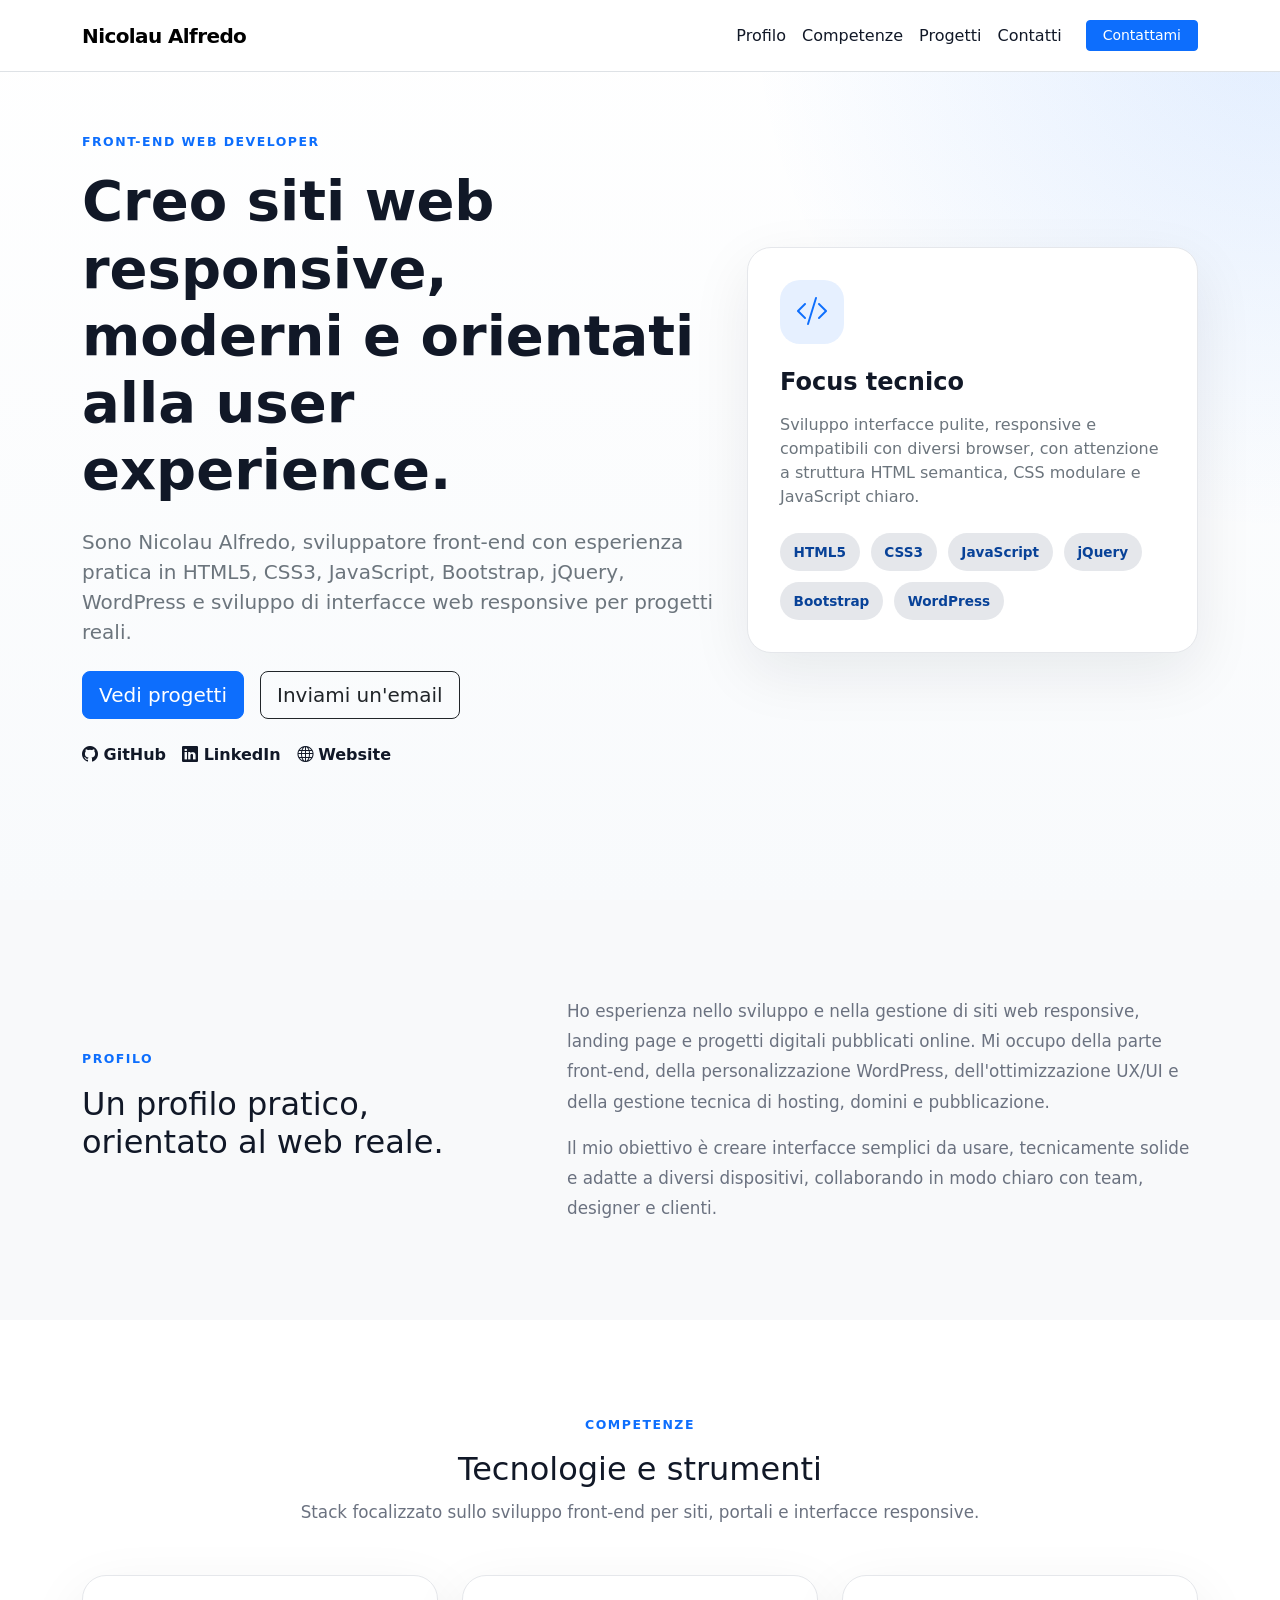
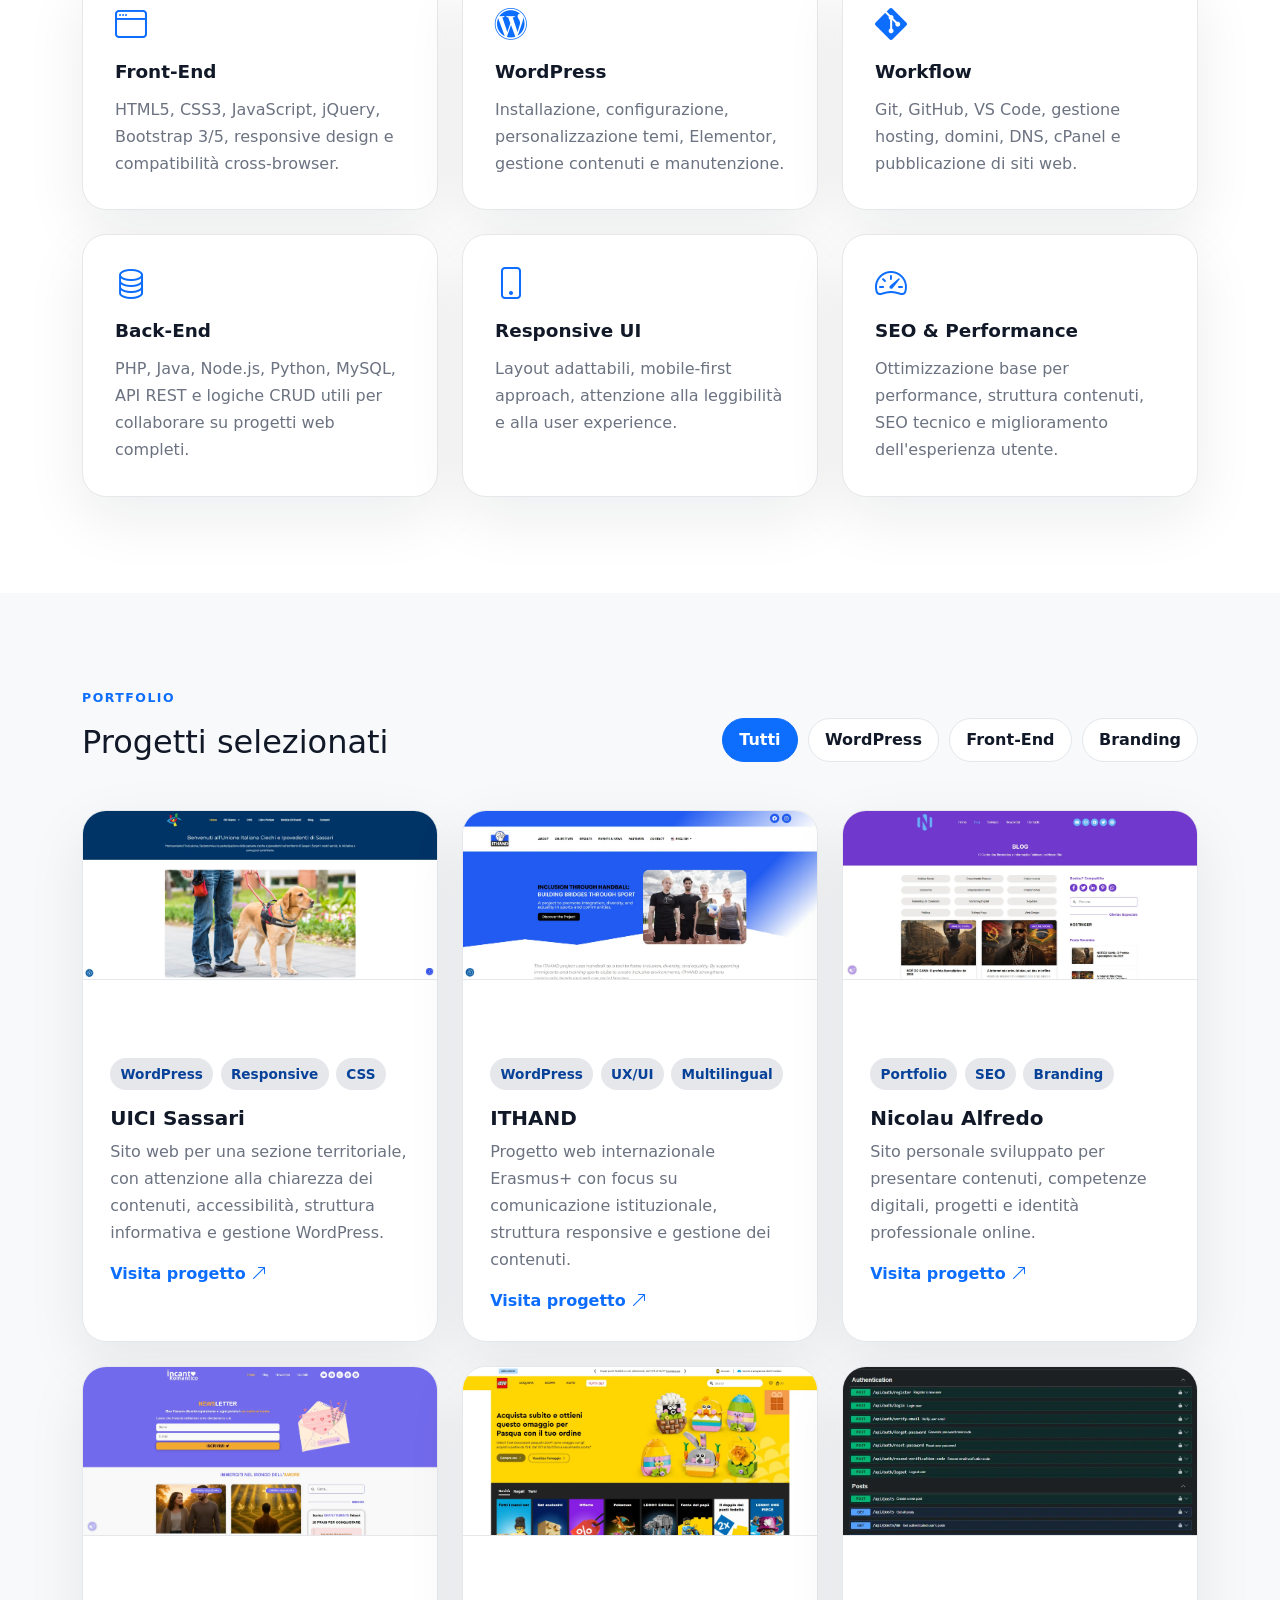
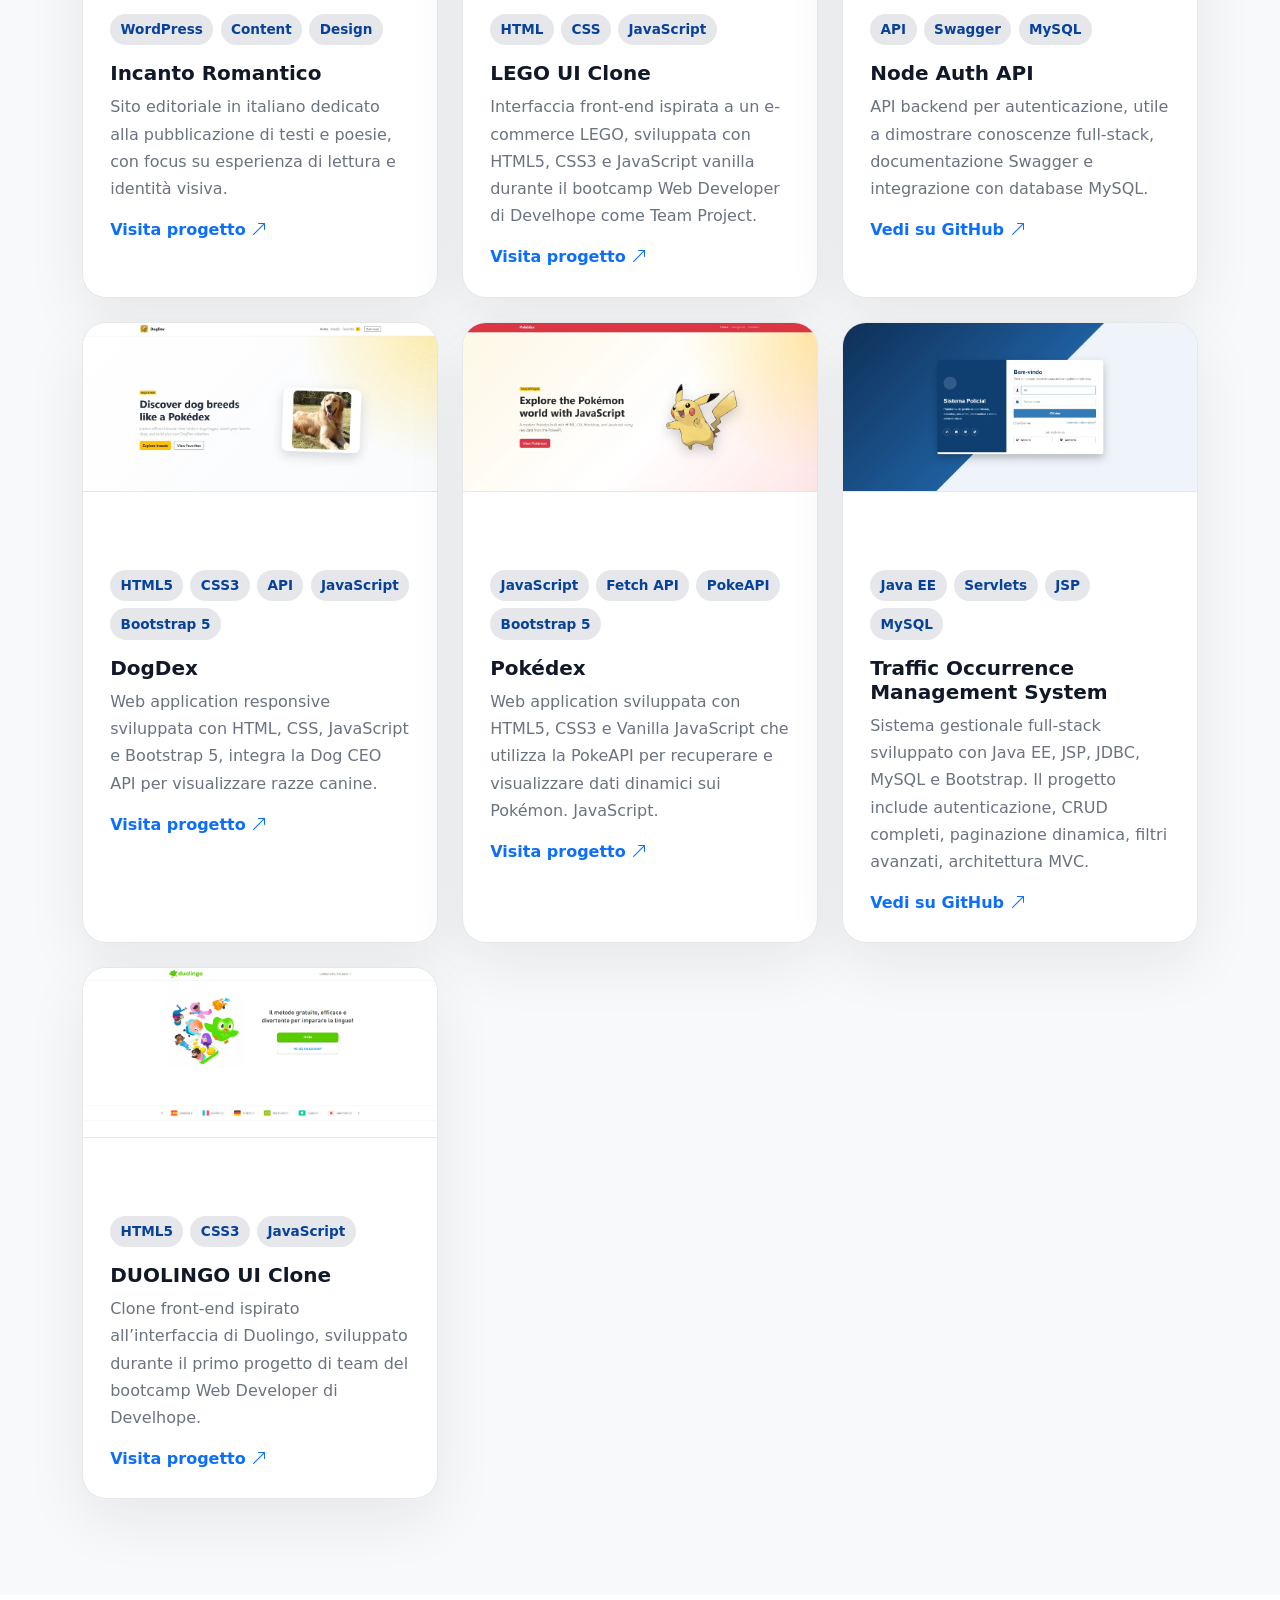
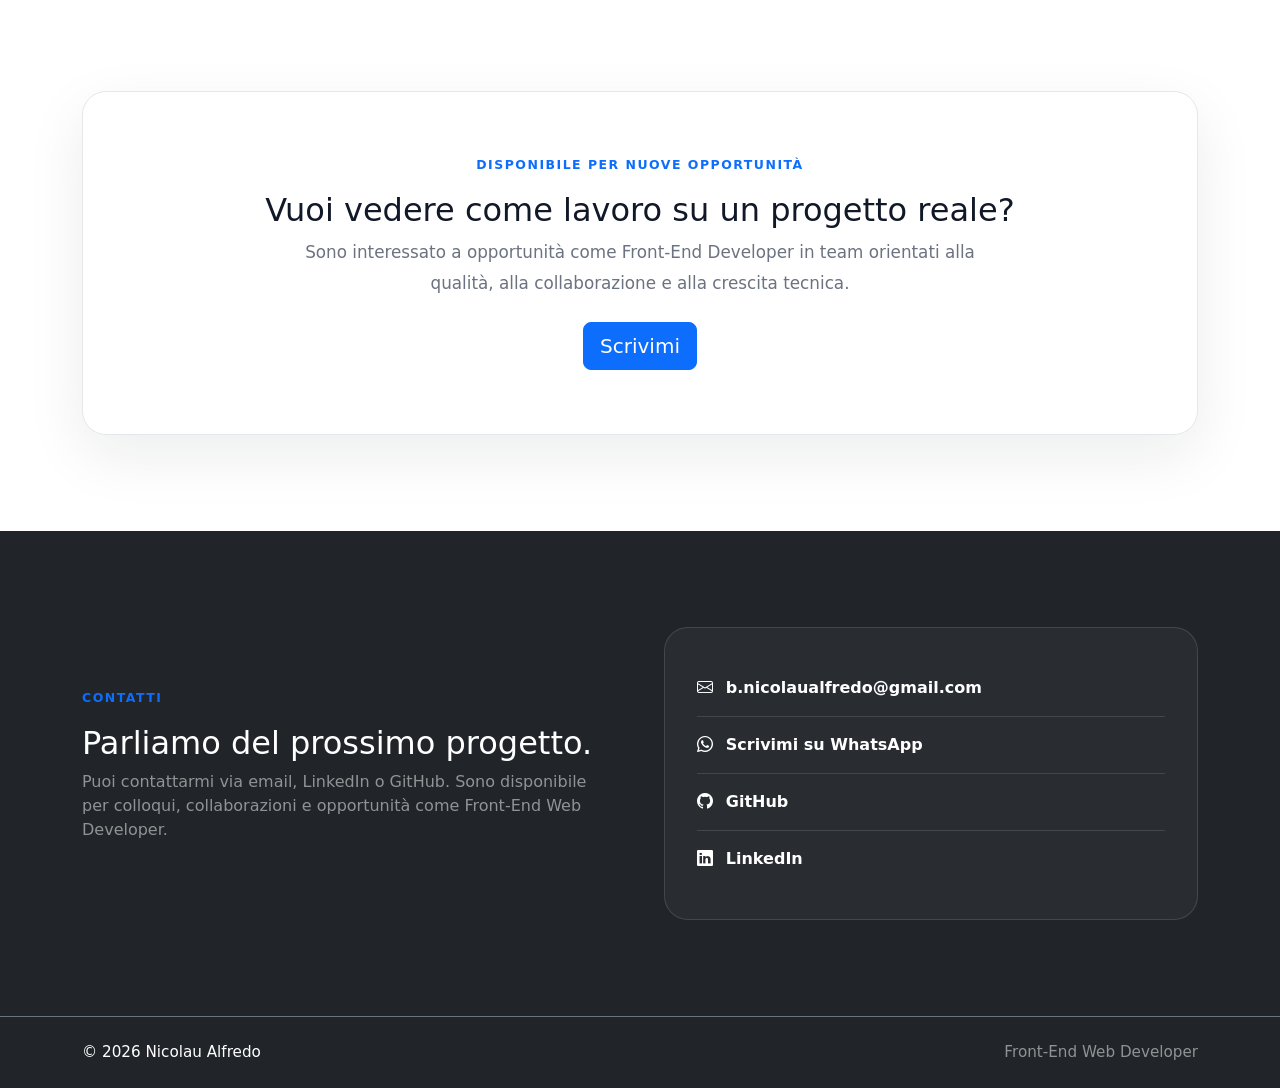
<file: index.html>
<!doctype html>
<html lang="it">
  <head>
    <meta charset="UTF-8" />
    <meta name="viewport" content="width=device-width, initial-scale=1.0" />
    <meta
      name="description"
      content="Portfolio Front-End Developer di Nicolau Alfredo Leao Benedito. Progetti web, WordPress, HTML, CSS, JavaScript, Bootstrap e responsive design."
    />
    <title>Nicolau Alfredo | Front-End Web Developer</title>

    <!-- Bootstrap 5 -->
    <link
      href="https://cdn.jsdelivr.net/npm/bootstrap@5.3.3/dist/css/bootstrap.min.css"
      rel="stylesheet"
    />

    <!-- Bootstrap Icons -->
    <link
      href="https://cdn.jsdelivr.net/npm/bootstrap-icons@1.11.3/font/bootstrap-icons.css"
      rel="stylesheet"
    />

    <!-- Custom CSS -->
    <link rel="stylesheet" href="./css/style.css" />

    <!-- Favicons -->
    <link
      rel="icon"
      type="image/x-icon"
      href="./assets/images/favicons/favicon.ico"
    />

    <link
      rel="icon"
      type="image/png"
      sizes="16x16"
      href="./assets/images/favicons/favicon-16x16.png"
    />

    <link
      rel="icon"
      type="image/png"
      sizes="32x32"
      href="./assets/images/favicons/favicon-32x32.png"
    />

    <link
      rel="apple-touch-icon"
      sizes="180x180"
      href="./assets/images/favicons/apple-touch-icon.png"
    />

    <link
      rel="icon"
      type="image/png"
      sizes="192x192"
      href="./assets/images/favicons/android-chrome-192x192.png"
    />

    <link
      rel="icon"
      type="image/png"
      sizes="512x512"
      href="./assets/images/favicons/android-chrome-512x512.png"
    />
  </head>
  <body>
    <!-- NavBar -->
    <nav
      class="navbar navbar-expand-lg navbar-light bg-white fixed-top border-bottom"
    >
      <div class="container">
        <a href="#home" class="navbar-brand fw-bold">Nicolau Alfredo</a>

        <button
          class="navbar-toggler"
          type="button"
          data-bs-toggle="collapse"
          data-bs-target="#mainNavbar"
          aria-controls="mainNavbar"
          aria-expanded="false"
          aria-label="Apri menu di navigazione"
        >
          <span class="navbar-toggler-icon"></span>
        </button>

        <div class="collapse navbar-collapse" id="mainNavbar">
          <ul class="navbar-nav ms-auto mb-2 mb-lg-0 align-items-lg-center">
            <li class="nav-item">
              <a class="nav-link" href="#about">Profilo</a>
            </li>
            <li class="nav-item">
              <a class="nav-link" href="#skills">Competenze</a>
            </li>
            <li class="nav-item">
              <a class="nav-link" href="#projects">Progetti</a>
            </li>
            <li class="nav-item">
              <a class="nav-link" href="#contact">Contatti</a>
            </li>
            <li class="nav-item ms-lg-3">
              <a class="btn btn-primary btn-sm px-3" href="#contact"
                >Contattami</a
              >
            </li>
          </ul>
        </div>
      </div>
    </nav>

    <!-- Header -->
    <header id="home" class="hero-section">
      <div class="container">
        <div class="row align-items-center min-vh-100 py-5">
          <div class="col-lg-7">
            <p class="eyebrow mb-3">Front-End Web Developer</p>

            <h1 class="display-4 fw-bold mb-4">
              Creo siti web responsive, moderni e orientati alla user
              experience.
            </h1>

            <p class="lead text-secondary mb-4">
              Sono Nicolau Alfredo, sviluppatore front-end con esperienza
              pratica in HTML5, CSS3, JavaScript, Bootstrap, jQuery, WordPress e
              sviluppo di interfacce web responsive per progetti reali.
            </p>

            <div class="d-flex flex-wrap gap-3">
              <a href="#projects" class="btn btn-primary btn-lg"
                >Vedi progetti</a
              >

              <a
                href="mailto:b.nicolaualfredo@gmail.com"
                class="btn btn-outline-dark btn-lg"
                >Inviami un'email</a
              >
            </div>

            <div class="hero-links mt-4">
              <a
                href="https://github.com/NicolauAlfredo"
                target="_blank"
                rel="noopener noreferrer"
              >
                <i class="bi bi-github"></i> GitHub</a
              >

              <a
                href="https://www.linkedin.com/in/nicolaualfredo/"
                target="_blank"
                rel="noopener noreferrer"
              >
                <i class="bi bi-linkedin"></i> LinkedIn</a
              >

              <a
                href="https://nicolaualfredo.com/"
                target="_blank"
                rel="noopener noreferrer"
              >
                <i class="bi bi-globe"></i> Website
              </a>
            </div>
          </div>

          <div class="col-lg-5 mt-5 mt-lg-0">
            <div class="hero-card">
              <div class="hero-card__icon">
                <i class="bi bi-code-slash"></i>
              </div>

              <h2 class="h4 fw-bold mb-3">Focus tecnico</h2>

              <p class="text-secondary mb-4">
                Sviluppo interfacce pulite, responsive e compatibili con diversi
                browser, con attenzione a struttura HTML semantica, CSS modulare
                e JavaScript chiaro.
              </p>

              <div class="tech-stack">
                <span>HTML5</span>
                <span>CSS3</span>
                <span>JavaScript</span>
                <span>jQuery</span>
                <span>Bootstrap</span>
                <span>WordPress</span>
              </div>
            </div>
          </div>
        </div>
      </div>
    </header>

    <main>
      <!-- Profile -->
      <section id="about" class="section-padding bg-light">
        <div class="container">
          <div class="row align-items-center g-5">
            <div class="col-lg-5">
              <p class="eyebrow">Profilo</p>
              <h2 class="section-title">
                Un profilo pratico, orientato al web reale.
              </h2>
            </div>

            <div class="col-lg-7">
              <p class="section-text">
                Ho esperienza nello sviluppo e nella gestione di siti web
                responsive, landing page e progetti digitali pubblicati online.
                Mi occupo della parte front-end, della personalizzazione
                WordPress, dell'ottimizzazione UX/UI e della gestione tecnica di
                hosting, domini e pubblicazione.
              </p>

              <p class="section-text mb-0">
                Il mio obiettivo è creare interfacce semplici da usare,
                tecnicamente solide e adatte a diversi dispositivi, collaborando
                in modo chiaro con team, designer e clienti.
              </p>
            </div>
          </div>
        </div>
      </section>

      <!-- Competenze -->
      <section id="skills" class="section-padding">
        <div class="container">
          <div class="text-center mb-5">
            <p class="eyebrow">Competenze</p>

            <h2 class="section-title">Tecnologie e strumenti</h2>

            <p class="section-subtitle mx-auto">
              Stack focalizzato sullo sviluppo front-end per siti, portali e
              interfacce responsive.
            </p>
          </div>

          <div class="row g-4">
            <div class="col-md-6 col-lg-4">
              <article class="skill-card h-100">
                <i class="bi bi-window"></i>
                <h3>Front-End</h3>

                <p>
                  HTML5, CSS3, JavaScript, jQuery, Bootstrap 3/5, responsive
                  design e compatibilità cross-browser.
                </p>
              </article>
            </div>

            <div class="col-md-6 col-lg-4">
              <article class="skill-card h-100">
                <i class="bi bi-wordpress"></i>

                <h3>WordPress</h3>

                <p>
                  Installazione, configurazione, personalizzazione temi,
                  Elementor, gestione contenuti e manutenzione.
                </p>
              </article>
            </div>

            <div class="col-md-6 col-lg-4">
              <article class="skill-card h-100">
                <i class="bi bi-git"></i>

                <h3>Workflow</h3>

                <p>
                  Git, GitHub, VS Code, gestione hosting, domini, DNS, cPanel e
                  pubblicazione di siti web.
                </p>
              </article>
            </div>

            <div class="col-md-6 col-lg-4">
              <article class="skill-card h-100">
                <i class="bi bi-database"></i>

                <h3>Back-End</h3>

                <p>
                  PHP, Java, Node.js, Python, MySQL, API REST e logiche CRUD
                  utili per collaborare su progetti web completi.
                </p>
              </article>
            </div>

            <div class="col-md-6 col-lg-4">
              <article class="skill-card h-100">
                <i class="bi bi-phone"></i>

                <h3>Responsive UI</h3>

                <p>
                  Layout adattabili, mobile-first approach, attenzione alla
                  leggibilità e alla user experience.
                </p>
              </article>
            </div>

            <div class="col-md-6 col-lg-4">
              <article class="skill-card h-100">
                <i class="bi bi-speedometer2"></i>

                <h3>SEO & Performance</h3>

                <p>
                  Ottimizzazione base per performance, struttura contenuti, SEO
                  tecnico e miglioramento dell'esperienza utente.
                </p>
              </article>
            </div>
          </div>
        </div>
      </section>

      <!-- Portfolio -->
      <section id="projects" class="section-padding bg-light">
        <div class="container">
          <div
            class="d-flex flex-column flex-lg-row justify-content-between align-items-lg-end gap-3 mb-5"
          >
            <div>
              <p class="eyebrow">Portfolio</p>
              <h2 class="section-title mb-0">Progetti selezionati</h2>
            </div>

            <div class="project-filters" aria-label="Filtra progetti">
              <button class="filter-btn active" data-filter="all">Tutti</button>
              <button class="filter-btn" data-filter="wordpress">
                WordPress
              </button>
              <button class="filter-btn" data-filter="frontend">
                Front-End
              </button>
              <button class="filter-btn" data-filter="branding">
                Branding
              </button>
            </div>
          </div>

          <div class="row g-4" id="projectsGrid">
            <div
              class="col-md-6 col-xl-4 project-item"
              data-category="wordpress frontend"
            >
              <article class="project-card h-100">
                <div class="project-card__image">
                  <img
                    src="./assets/images/projects/uici-sassari.webp"
                    alt="UICI Sassari project preview"
                    class="img-fluid"
                    loading="lazy"
                  />
                </div>
                <div class="project-card__content">
                  <div class="project-tags">
                    <span>WordPress</span>
                    <span>Responsive</span>
                    <span>CSS</span>
                  </div>
                  <h3>UICI Sassari</h3>
                  <p>
                    Sito web per una sezione territoriale, con attenzione alla
                    chiarezza dei contenuti, accessibilità, struttura
                    informativa e gestione WordPress.
                  </p>
                  <a
                    href="https://uicisassari.it/"
                    target="_blank"
                    rel="noopener noreferrer"
                    class="project-link"
                  >
                    Visita progetto <i class="bi bi-arrow-up-right"></i>
                  </a>
                </div>
              </article>
            </div>

            <div
              class="col-md-6 col-xl-4 project-item"
              data-category="wordpress frontend"
            >
              <article class="project-card h-100">
                <div class="project-card__image">
                  <img
                    src="./assets/images/projects/ithand.webp"
                    alt="ITHAND project preview"
                    class="img-fluid"
                    loading="lazy"
                  />
                </div>
                <div class="project-card__content">
                  <div class="project-tags">
                    <span>WordPress</span>
                    <span>UX/UI</span>
                    <span>Multilingual</span>
                  </div>
                  <h3>ITHAND</h3>
                  <p>
                    Progetto web internazionale Erasmus+ con focus su
                    comunicazione istituzionale, struttura responsive e gestione
                    dei contenuti.
                  </p>
                  <a
                    href="https://ithand.eu/"
                    target="_blank"
                    rel="noopener noreferrer"
                    class="project-link"
                  >
                    Visita progetto <i class="bi bi-arrow-up-right"></i>
                  </a>
                </div>
              </article>
            </div>

            <div
              class="col-md-6 col-xl-4 project-item"
              data-category="wordpress branding frontend"
            >
              <article class="project-card h-100">
                <div class="project-card__image">
                  <img
                    src="./assets/images/projects/nicolau-alfredo.webp"
                    alt="Nicolau Alfredo project preview"
                    class="img-fluid"
                    loading="lazy"
                  />
                </div>
                <div class="project-card__content">
                  <div class="project-tags">
                    <span>Portfolio</span>
                    <span>SEO</span>
                    <span>Branding</span>
                  </div>
                  <h3>Nicolau Alfredo</h3>
                  <p>
                    Sito personale sviluppato per presentare contenuti,
                    competenze digitali, progetti e identità professionale
                    online.
                  </p>
                  <a
                    href="https://nicolaualfredo.com/"
                    target="_blank"
                    rel="noopener noreferrer"
                    class="project-link"
                  >
                    Visita progetto <i class="bi bi-arrow-up-right"></i>
                  </a>
                </div>
              </article>
            </div>

            <div
              class="col-md-6 col-xl-4 project-item"
              data-category="wordpress branding"
            >
              <article class="project-card h-100">
                <div class="project-card__image">
                  <img
                    src="./assets/images/projects/incanto-romantico.webp"
                    alt="Incanto Romantico project preview"
                    class="img-fluid"
                    loading="lazy"
                  />
                </div>
                <div class="project-card__content">
                  <div class="project-tags">
                    <span>WordPress</span>
                    <span>Content</span>
                    <span>Design</span>
                  </div>
                  <h3>Incanto Romantico</h3>
                  <p>
                    Sito editoriale in italiano dedicato alla pubblicazione di
                    testi e poesie, con focus su esperienza di lettura e
                    identità visiva.
                  </p>
                  <a
                    href="https://incantoromantico.com/"
                    target="_blank"
                    rel="noopener noreferrer"
                    class="project-link"
                  >
                    Visita progetto <i class="bi bi-arrow-up-right"></i>
                  </a>
                </div>
              </article>
            </div>

            <div
              class="col-md-6 col-xl-4 project-item"
              data-category="frontend"
            >
              <article class="project-card h-100">
                <div class="project-card__image">
                  <img
                    src="./assets/images/projects/lego-clone.webp"
                    alt="LEGO UI Clone project preview"
                    class="img-fluid"
                    loading="lazy"
                  />
                </div>
                <div class="project-card__content">
                  <div class="project-tags">
                    <span>HTML</span>
                    <span>CSS</span>
                    <span>JavaScript</span>
                  </div>
                  <h3>LEGO UI Clone</h3>
                  <p>
                    Interfaccia front-end ispirata a un e-commerce LEGO,
                    sviluppata con HTML5, CSS3 e JavaScript vanilla durante il
                    bootcamp Web Developer di Develhope come Team Project.
                  </p>
                  <a
                    href="https://nicolaualfredo.github.io/lego-clone/"
                    target="_blank"
                    rel="noopener noreferrer"
                    class="project-link"
                  >
                    Visita progetto <i class="bi bi-arrow-up-right"></i>
                  </a>
                </div>
              </article>
            </div>

            <div
              class="col-md-6 col-xl-4 project-item"
              data-category="frontend"
            >
              <article class="project-card h-100">
                <div class="project-card__image">
                  <img
                    src="./assets/images/projects/node-auth-api.webp"
                    alt="Node Auth API project preview"
                    class="img-fluid"
                    loading="lazy"
                  />
                </div>
                <div class="project-card__content">
                  <div class="project-tags">
                    <span>API</span>
                    <span>Swagger</span>
                    <span>MySQL</span>
                  </div>
                  <h3>Node Auth API</h3>
                  <p>
                    API backend per autenticazione, utile a dimostrare
                    conoscenze full-stack, documentazione Swagger e integrazione
                    con database MySQL.
                  </p>
                  <a
                    href="https://github.com/NicolauAlfredo/node-auth-api"
                    target="_blank"
                    rel="noopener noreferrer"
                    class="project-link"
                  >
                    Vedi su GitHub <i class="bi bi-arrow-up-right"></i>
                  </a>
                </div>
              </article>
            </div>

            <div
              class="col-md-6 col-xl-4 project-item"
              data-category="frontend"
            >
              <article class="project-card h-100">
                <div class="project-card__image">
                  <img
                    src="./assets/images/projects/dog-dex.webp"
                    alt="DogDex project preview"
                    class="img-fluid"
                    loading="lazy"
                  />
                </div>
                <div class="project-card__content">
                  <div class="project-tags">
                    <span>HTML5</span>
                    <span>CSS3</span>
                    <span>API</span>
                    <span>JavaScript</span>
                    <span>Bootstrap 5</span>
                  </div>
                  <h3>DogDex</h3>
                  <p>
                    Web application responsive sviluppata con HTML, CSS,
                    JavaScript e Bootstrap 5, integra la Dog CEO API per
                    visualizzare razze canine.
                  </p>
                  <a
                    href="https://nicolaualfredo.github.io/dogdex/"
                    target="_blank"
                    rel="noopener noreferrer"
                    class="project-link"
                  >
                    Visita progetto <i class="bi bi-arrow-up-right"></i>
                  </a>
                </div>
              </article>
            </div>

            <div
              class="col-md-6 col-xl-4 project-item"
              data-category="frontend"
            >
              <article class="project-card h-100">
                <div class="project-card__image">
                  <img
                    src="./assets/images/projects/poke-dex.webp"
                    alt="Pokedex project preview"
                    class="img-fluid"
                    loading="lazy"
                  />
                </div>
                <div class="project-card__content">
                  <div class="project-tags">
                    <span>JavaScript</span>
                    <span>Fetch API</span>
                    <span>PokeAPI</span>
                    <span>Bootstrap 5</span>
                  </div>

                  <h3>Pokédex</h3>
                  <p>
                    Web application sviluppata con HTML5, CSS3 e Vanilla
                    JavaScript che utilizza la PokeAPI per recuperare e
                    visualizzare dati dinamici sui Pokémon. JavaScript.
                  </p>
                  <a
                    href="https://nicolaualfredo.github.io/Pokedex/"
                    target="_blank"
                    rel="noopener noreferrer"
                    class="project-link"
                  >
                    Visita progetto <i class="bi bi-arrow-up-right"></i>
                  </a>
                </div>
              </article>
            </div>

            <div
              class="col-md-6 col-xl-4 project-item"
              data-category="frontend"
            >
              <article class="project-card h-100">
                <div class="project-card__image">
                  <img
                    src="./assets/images/projects/gestao-ocorrencias.webp"
                    alt="Traffic Occurrence Management System project preview"
                    class="img-fluid"
                    loading="lazy"
                  />
                </div>
                <div class="project-card__content">
                  <div class="project-tags">
                    <span>Java EE</span>
                    <span>Servlets</span>
                    <span>JSP</span>
                    <span>MySQL</span>
                  </div>

                  <h3>Traffic Occurrence Management System</h3>
                  <p>
                    Sistema gestionale full-stack sviluppato con Java EE, JSP,
                    JDBC, MySQL e Bootstrap. Il progetto include autenticazione,
                    CRUD completi, paginazione dinamica, filtri avanzati,
                    architettura MVC.
                  </p>
                  <a
                    href="https://github.com/NicolauAlfredo/GestaoOcorrencias"
                    target="_blank"
                    rel="noopener noreferrer"
                    class="project-link"
                  >
                    Vedi su GitHub <i class="bi bi-arrow-up-right"></i>
                  </a>
                </div>
              </article>
            </div>

            <div
              class="col-md-6 col-xl-4 project-item"
              data-category="frontend"
            >
              <article class="project-card h-100">
                <div class="project-card__image">
                  <img
                    src="./assets/images/projects/duolingo-clone.webp"
                    alt="Traffic Occurrence Management System project preview"
                    class="img-fluid"
                    loading="lazy"
                  />
                </div>
                <div class="project-card__content">
                  <div class="project-tags">
                    <span>HTML5</span>
                    <span>CSS3</span>
                    <span>JavaScript</span>
                  </div>

                  <h3>DUOLINGO UI Clone</h3>
                  <p>
                    Clone front-end ispirato all’interfaccia di Duolingo,
                    sviluppato durante il primo progetto di team del bootcamp
                    Web Developer di Develhope.
                  </p>
                  <a
                    href="https://fidelevaristo.github.io/duolingo-clone/"
                    target="_blank"
                    rel="noopener noreferrer"
                    class="project-link"
                  >
                    Visita progetto <i class="bi bi-arrow-up-right"></i>
                  </a>
                </div>
              </article>
            </div>
          </div>
        </div>
      </section>

      <!-- Disponibile per nuove opportunità -->
      <section class="section-padding">
        <div class="container">
          <div class="cta-box text-center">
            <p class="eyebrow">Disponibile per nuove opportunità</p>
            <h2 class="section-title">
              Vuoi vedere come lavoro su un progetto reale?
            </h2>
            <p class="section-subtitle mx-auto mb-4">
              Sono interessato a opportunità come Front-End Developer in team
              orientati alla qualità, alla collaborazione e alla crescita
              tecnica.
            </p>
            <a
              href="mailto:b.nicolaualfredo@gmail.com"
              class="btn btn-primary btn-lg"
            >
              Scrivimi
            </a>
          </div>
        </div>
      </section>

      <!-- Contatti -->
      <section id="contact" class="section-padding bg-dark text-white">
        <div class="container">
          <div class="row g-5 align-items-center">
            <div class="col-lg-6">
              <p class="eyebrow text-primary">Contatti</p>
              <h2 class="section-title text-white">
                Parliamo del prossimo progetto.
              </h2>
              <p class="text-white-50">
                Puoi contattarmi via email, LinkedIn o GitHub. Sono disponibile
                per colloqui, collaborazioni e opportunità come Front-End Web
                Developer.
              </p>
            </div>

            <div class="col-lg-6">
              <div class="contact-card">
                <a href="mailto:b.nicolaualfredo@gmail.com">
                  <i class="bi bi-envelope"></i>
                  b.nicolaualfredo@gmail.com
                </a>
                <a
                  href="https://wa.me/393519159138?text=Ciao%20Nicolau%2C%20ho%20visto%20il%20tuo%20portfolio%20e%20vorrei%20contattarti."
                  target="_blank"
                  rel="noopener noreferrer"
                >
                  <i class="bi bi-whatsapp"></i>
                  Scrivimi su WhatsApp
                </a>
                <a
                  href="https://github.com/NicolauAlfredo"
                  target="_blank"
                  rel="noopener noreferrer"
                >
                  <i class="bi bi-github"></i>
                  GitHub
                </a>
                <a
                  href="https://www.linkedin.com/in/nicolaualfredo/"
                  target="_blank"
                  rel="noopener noreferrer"
                >
                  <i class="bi bi-linkedin"></i>
                  LinkedIn
                </a>
              </div>
            </div>
          </div>
        </div>
      </section>
    </main>

    <!-- Footer -->
    <footer class="footer py-4 bg-dark text-white border-top border-secondary">
      <div
        class="container d-flex flex-column flex-md-row justify-content-between gap-3"
      >
        <p class="mb-0">© <span id="currentYear"></span> Nicolau Alfredo</p>
        <p class="mb-0 text-white-50">Front-End Web Developer</p>
      </div>
    </footer>

    <button class="back-to-top" id="backToTop" aria-label="Torna all'inizio">
      <i class="bi bi-arrow-up"></i>
    </button>

    <script src="https://cdn.jsdelivr.net/npm/bootstrap@5.3.3/dist/js/bootstrap.bundle.min.js"></script>
    <script src="./js/script.js"></script>
  </body>
</html>
</file>
<file: css/style.css>
:root {
  --color-primary: #0d6efd;
  --color-primary-dark: #084298;
  --color-dark: #111827;
  --color-muted: #6b7280;
  --color-light: #f8fafc;
  --color-border: #e5e7eb;
  --color-white: #ffffff;
  --shadow-soft: 0 20px 60px rgba(15, 23, 42, 0.08);
  --radius-lg: 24px;
  --radius-md: 16px;
}

html {
  scroll-behavior: smooth;
  scroll-padding-top: 80px;
}

body {
  font-family:
    system-ui,
    -apple-system,
    BlinkMacSystemFont,
    "Segoe UI",
    sans-serif;
  color: var(--color-dark);
  background: var(--color-white);
}

a {
  text-decoration: none;
}

/* NavBar */
.navbar {
  min-height: 72px;
}

.navbar-brand {
  letter-spacing: -0.03em;
}

.nav-link {
  font-weight: 500;
  color: var(--color-dark);
  transition: color 0.2s ease;
}

.nav-link:hover,
.nav-link:focus {
  color: var(--color-primary);
}

/* Hero Section */
.hero-section {
  background:
    radial-gradient(
      circle at top right,
      rgba(13, 110, 253, 0.12),
      transparent 34%
    ),
    linear-gradient(180deg, #ffffff 0%, #f8fafc 100%);
}

.eyebrow {
  font-size: 0.78rem;
  font-weight: 800;
  letter-spacing: 0.12em;
  text-transform: uppercase;
  color: var(--color-primary);
}

.hero-card,
.skill-card,
.project-card,
.cta-box,
.contact-card {
  border: 1px solid var(--color-border);
  border-radius: var(--radius-lg);
  background: var(--color-white);
  box-shadow: var(--shadow-soft);
}

.hero-card {
  padding: 2rem;
}

.hero-card__icon {
  width: 64px;
  height: 64px;
  display: grid;
  place-items: center;
  border-radius: 20px;
  background: rgba(13, 110, 253, 0.1);
  color: var(--color-primary);
  font-size: 2rem;
  margin-bottom: 1.5rem;
}

.tech-stack {
  display: flex;
  flex-wrap: wrap;
  gap: 0.7rem;
}

.tech-stack span,
.project-tags span {
  display: inline-flex;
  align-items: center;
  border-radius: 999px;
  background: #e5e7eb;
  color: var(--color-primary-dark);
  font-size: 0.85rem;
  font-weight: 700;
}

.tech-stack span {
  padding: 0.55rem 0.85rem;
}

.hero-links {
  display: flex;
  flex-wrap: wrap;
  gap: 1rem;
}

.hero-links a {
  color: var(--color-dark);
  font-weight: 700;
}

.hero-links a:hover {
  color: var(--color-primary);
}

/* Profile */

.section-padding {
  padding: 6rem 0;
}

.section-tile {
  font-weight: 800;
  letter-spacing: -0.04em;
}

.section-subtitle,
.section-text {
  max-width: 720px;
  color: var(--color-muted);
  font-size: 1.05rem;
  line-height: 1.8;
}

/* Competenze */

.skill-card {
  padding: 2rem;
  transition:
    transform 180ms ease,
    box-shadow 180ms ease;
}

.skill-card:hover {
  transform: translateY(-6px);
}

.skill-card i {
  display: inline-flex;
  margin-bottom: 1.3rem;
  font-size: 2rem;
  color: var(--color-primary);
}

.skill-card h3 {
  font-size: 1.15rem;
  font-weight: 800;
  margin-bottom: 0.8rem;
}

.skill-card p {
  color: var(--color-muted);
  line-height: 1.7;
  margin-bottom: 0;
}

/* Portfolio */
.project-filters {
  display: flex;
  flex-wrap: wrap;
  gap: 0.65rem;
}

.filter-btn {
  border: 1px solid var(--color-border);
  background: var(--color-white);
  color: var(--color-dark);
  border-radius: 999px;
  padding: 0.55rem 1rem;
  font-weight: 700;
  transition: all 180ms ease;
}

.filter-btn:hover,
.filter-btn.active {
  border-color: var(--color-primary);
  background: var(--color-primary);
  color: var(--color-white);
}

.project-card {
  overflow: hidden;
  transition:
    transform 180ms ease,
    box-shadow 180ms ease;
}

.project-card:hover {
  transform: translateY(-6px);
}

.project-card__image {
  overflow: hidden;
  min-height: 220px;
}

.project-card__image img {
  width: 100%;
  aspect-ratio: 1904 / 910;
  object-fit: cover;
  display: block;
  transition:
    transform 220ms ease,
    filter 220ms ease;
  border-bottom: 1px solid var(--color-border);
}

.project-card:hover .project-card__image img {
  transform: scale(1.03);
}

.project-card__content {
  padding: 1.7rem;
}

.project-tags {
  display: flex;
  flex-wrap: wrap;
  gap: 0.45rem;
  margin-bottom: 1rem;
}

.project-tags span {
  padding: 0.35rem 0.65rem;
}

.project-card h3 {
  font-size: 1.25rem;
  font-weight: 800;
}

.project-card p {
  color: var(--color-muted);
  line-height: 1.7;
}

.project-link {
  display: inline-flex;
  align-items: center;
  gap: 0.35rem;
  font-weight: 800;
  color: var(--color-primary);
}

.project-link:hover {
  color: var(--color-primary-dark);
}

/* Disponibile per nuove opportunità */

.cta-box {
  padding: clamp(2rem, 5vw, 4rem);
}

/* Contatti */

.contact-card {
  padding: 2rem;
  background: rgba(255, 255, 255, 0.04);
  border-color: rgba(255, 255, 255, 0.12);
  box-shadow: none;
}

.contact-card a {
  display: flex;
  align-items: center;
  gap: 0.8rem;
  color: var(--color-white);
  padding: 1rem 0;
  border-bottom: 1px solid rgba(255, 255, 255, 0.12);
  font-weight: 600;
}

.contact-card a:last-child {
  border-bottom: 0;
}

.contact-card a:hover {
  color: #9ec5fe;
}

/* Footer */

.footer {
  font-size: 0.95rem;
}

.back-to-top {
  position: fixed;
  right: 1.2rem;
  bottom: 1.2rem;
  width: 46px;
  height: 46px;
  display: none;
  place-items: center;
  border: 0;
  border-radius: 50%;
  background: var(--color-primary);
  color: var(--color-white);
  box-shadow: 0 12px 30px rgba(13, 110, 253, 0.35);
  z-index: 10;
}

.back-to-top.is-visible {
  display: grid;
}

/* Respnsive */
@media (max-width: 767px) {
  .section-padding {
    padding: 4rem 0;
  }

  .display-4 {
    font-size: 2.4rem;
  }

  .hero-section .min-vh-100 {
    min-height: auto !important;
    padding-top: 8rem !important;
  }

  .project-filters {
    width: 100%;
  }

  .filter-btn {
    flex: 1 1 auto;
  }
}
</file>
